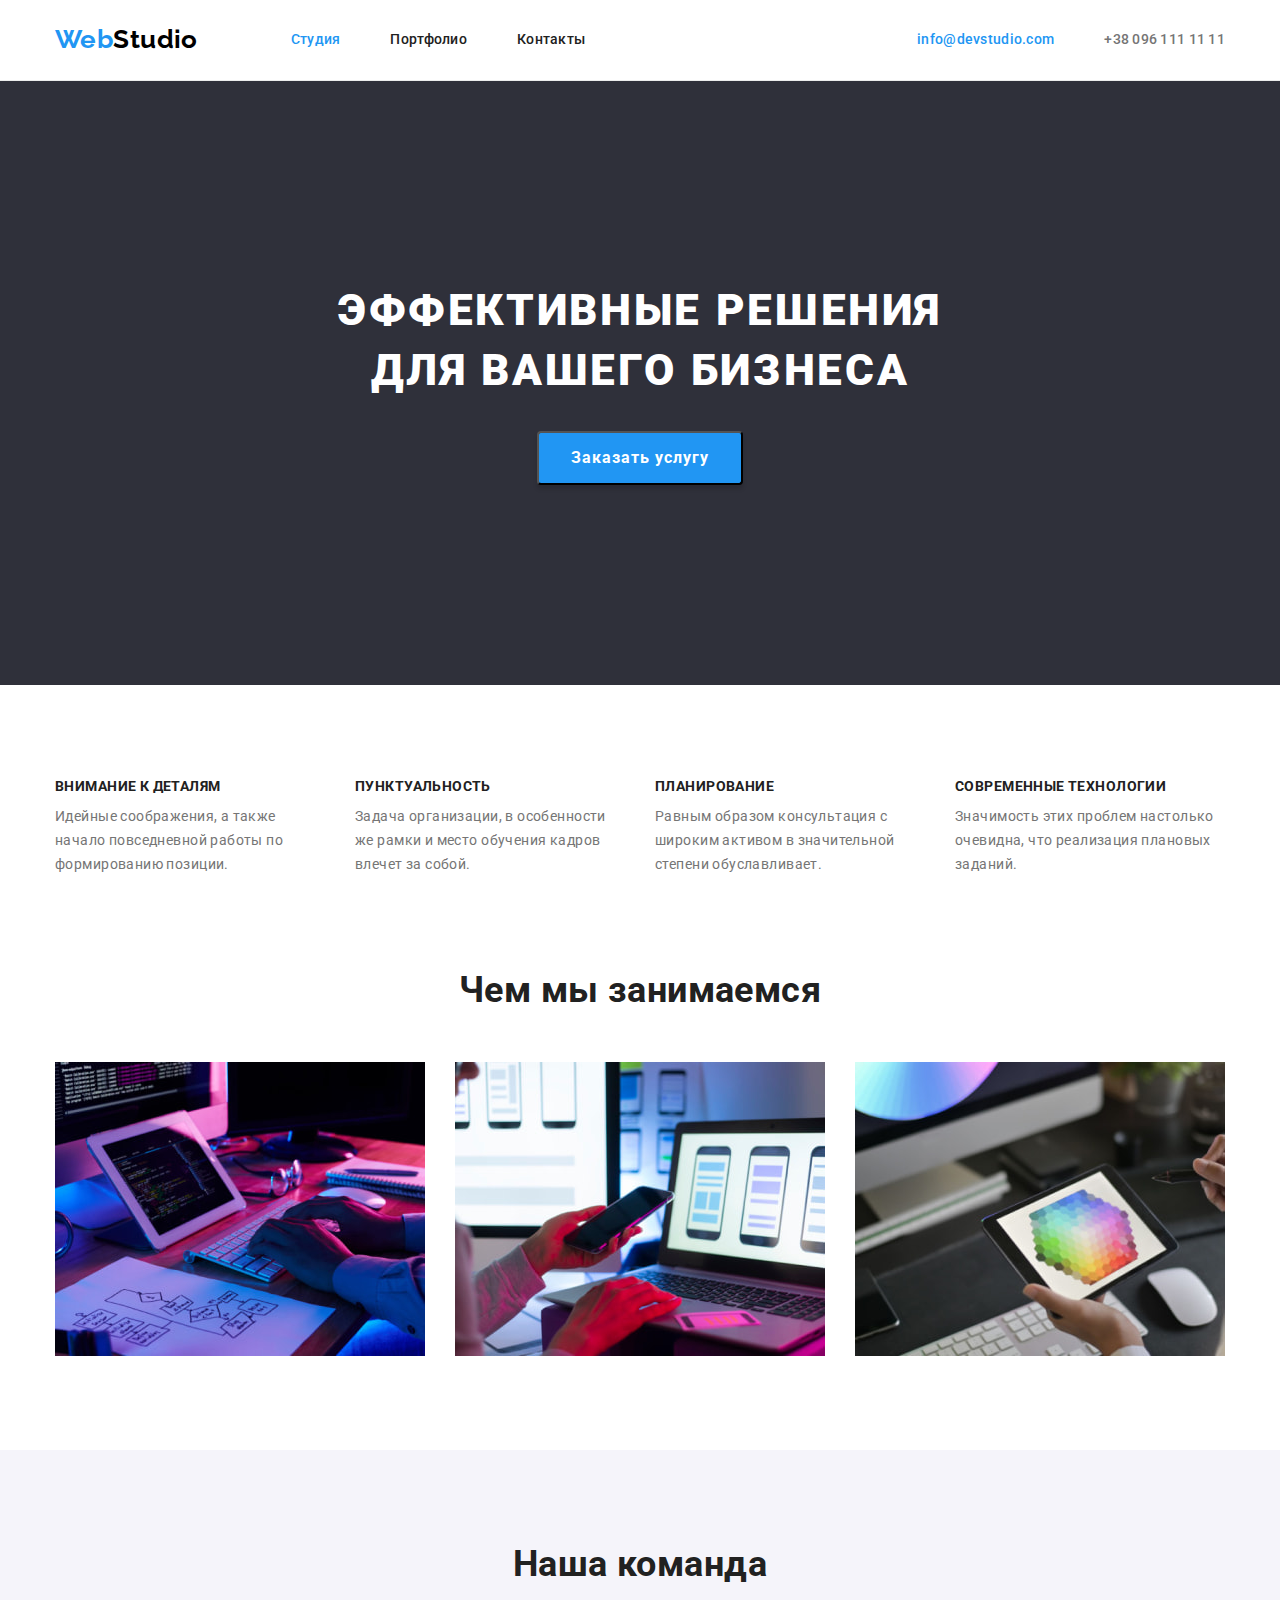
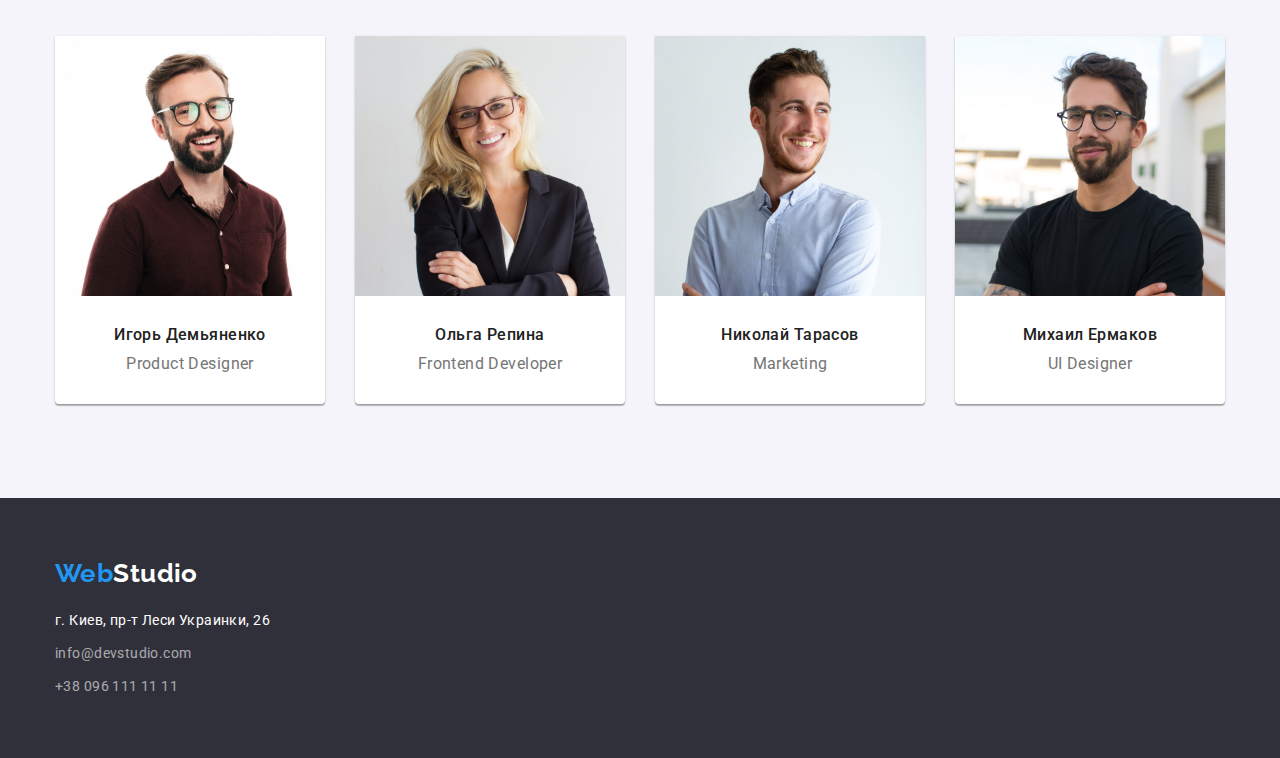
<file: index.html>
<!DOCTYPE html>
<html lang="ru">
  <head>
    <meta charset="UTF-8" />
    <meta http-equiv="X-UA-Compatible" content="IE=edge" />
    <meta name="viewport" content="width=device-width, initial-scale=1.0" />
    <title>Студия</title>
    <!-- Project fonts -->
    <link rel="preconnect" href="https://fonts.googleapis.com" />
    <link rel="preconnect" href="https://fonts.gstatic.com" crossorigin />
    <link
      href="https://fonts.googleapis.com/css2?family=Raleway:wght@700&family=Roboto:wght@400;500;700;900&display=swap"
      rel="stylesheet"
    />
    <!-- modern-normalize -->
    <link
      rel="stylesheet"
      href="https://cdnjs.cloudflare.com/ajax/libs/modern-normalize/1.1.0/modern-normalize.min.css"
    />
    <!-- Custom styles -->
    <link rel="stylesheet" href="./css/styles.css" />
  </head>
  <body>
    <!-- Шапка сайта -->
    <header class="header">
      <div class="container">
        <nav class="navigation">
          <a
            class="logo"
            href="./index.html"
            lang="en"
            aria-label="Логотип сайта WebStudio"
            >Web<span class="logo-black">Studio</span>
          </a>
          <ul class="site-nav list">
            <li class="item">
              <a class="link-header link-active" href="">Студия</a>
            </li>
            <li class="item">
              <a class="link-header" href="./portfolio.html">Портфолио</a>
            </li>
            <li class="item"><a class="link-header" href="">Контакты</a></li>
          </ul>
        </nav>
        <ul class="auth-nav list">
          <li class="auth-nav-item">
            <a class="link-contact link-active" href="mailto:info@devstudio.com"
              >info@devstudio.com</a
            >
          </li>
          <li class="auth-nav-item">
            <a class="link-contact" href="tel:+380961111111"
              >+38 096 111 11 11</a
            >
          </li>
        </ul>
      </div>
    </header>

    <main>
      <!-- Герой -->
      <section class="hero">
        <div class="container">
          <h1 class="hero-title">Эффективные решения для вашего бизнеса</h1>
          <button class="hero-button" type="button">Заказать услугу</button>
        </div>
      </section>

      <!-- Преимущества -->
      <section class="features section">
        <div class="container">
          <!-- выводить этот заголовок не будем, сделал как в примере -->
          <h2 class="visually-hidden">Особенности</h2>
          <ul class="list advantages">
            <li class="features-item">
              <h3 class="advantages-header">Внимание к деталям</h3>
              <p class="advantages-text">
                Идейные соображения, а также начало повседневной работы по
                формированию позиции.
              </p>
            </li>
            <li class="features-item">
              <h3 class="advantages-header">Пунктуальность</h3>
              <p class="advantages-text">
                Задача организации, в особенности же рамки и место обучения
                кадров влечет за собой.
              </p>
            </li>
            <li class="features-item">
              <h3 class="advantages-header">Планирование</h3>
              <p class="advantages-text">
                Равным образом консультация с широким активом в значительной
                степени обуславливает.
              </p>
            </li>
            <li class="features-item">
              <h3 class="advantages-header">Современные технологии</h3>
              <p class="advantages-text">
                Значимость этих проблем настолько очевидна, что реализация
                плановых заданий.
              </p>
            </li>
          </ul>
        </div>
      </section>

      <!-- Чем мы занимаемся -->
      <section class="activity">
        <div class="container">
          <h2 class="activity-title">Чем мы занимаемся</h2>
          <ul class="list">
            <li class="activity-item">
              <img
                src="./images/img1.jpg"
                alt="планшет с клавиатурой"
                width="370"
                height="294"
              />
            </li>
            <li class="activity-item">
              <img
                src="./images/img2.jpg"
                alt="ноутбук"
                width="370"
                height="294"
              />
            </li>
            <li class="activity-item">
              <img
                src="./images/img3.jpg"
                alt="графический планшет"
                width="370"
                height="294"
              />
            </li>
          </ul>
        </div>
      </section>

      <!-- Наша команда -->
      <section class="team section">
        <div class="container">
          <h2 class="team-header">Наша команда</h2>
          <ul class="list">
            <li class="team-item">
              <img
                src="./images/team/product_designer.jpg"
                alt="дизайнер продукта"
                width="270"
                height="260"
              />
              <div class="team-items">
                <h3 class="team-member">Игорь Демьяненко</h3>
                <p class="team-text">Product Designer</p>
              </div>
            </li>
            <li class="team-item">
              <img
                src="./images/team/frontend_developer.jpg"
                alt="разработчик"
                width="270"
                height="260"
              />
              <div class="team-items">
                <h3 class="team-member">Ольга Репина</h3>
                <p class="team-text">Frontend Developer</p>
              </div>
            </li>
            <li class="team-item">
              <img
                src="./images/team/marketingnew.jpg"
                alt="маркетинг"
                width="270"
                height="260"
              />
              <div class="team-items">
                <h3 class="team-member">Николай Тарасов</h3>
                <p class="team-text">Marketing</p>
              </div>
            </li>
            <li class="team-item">
              <img
                src="./images/team/ui_designer.jpg"
                alt="дизайнер"
                width="270"
                height="260"
              />
              <div class="team-items">
                <h3 class="team-member">Михаил Ермаков</h3>
                <p class="team-text">UI Designer</p>
              </div>
            </li>
          </ul>
        </div>
      </section>
    </main>

    <!-- Футер -->
    <footer class="footer">
      <div class="container">
        <a
          class="logo"
          href="/index.html"
          lang="en"
          aria-label="Логотип сайта WebStudio"
          >Web<span class="logo-white">Studio</span></a
        >
        <address class="address-footer">
          <ul class="list">
            <li class="footer-item">
              <a
                class="footer-address"
                href="https://goo.gl/maps/qPdaPdiiLv6fJNoK8"
                target="_blank"
                rel="noopener noreferrer nofollow"
                >г. Киев, пр-т Леси Украинки, 26</a
              >
            </li>
            <li class="footer-item">
              <a class="footer-contact" href="mailto:info@devstudio.com"
                >info@devstudio.com</a
              >
            </li>
            <li class="footer-item">
              <a class="footer-contact" href="tel:+380961111111"
                >+38 096 111 11 11</a
              >
            </li>
          </ul>
        </address>
      </div>
    </footer>
  </body>
</html>
</file>
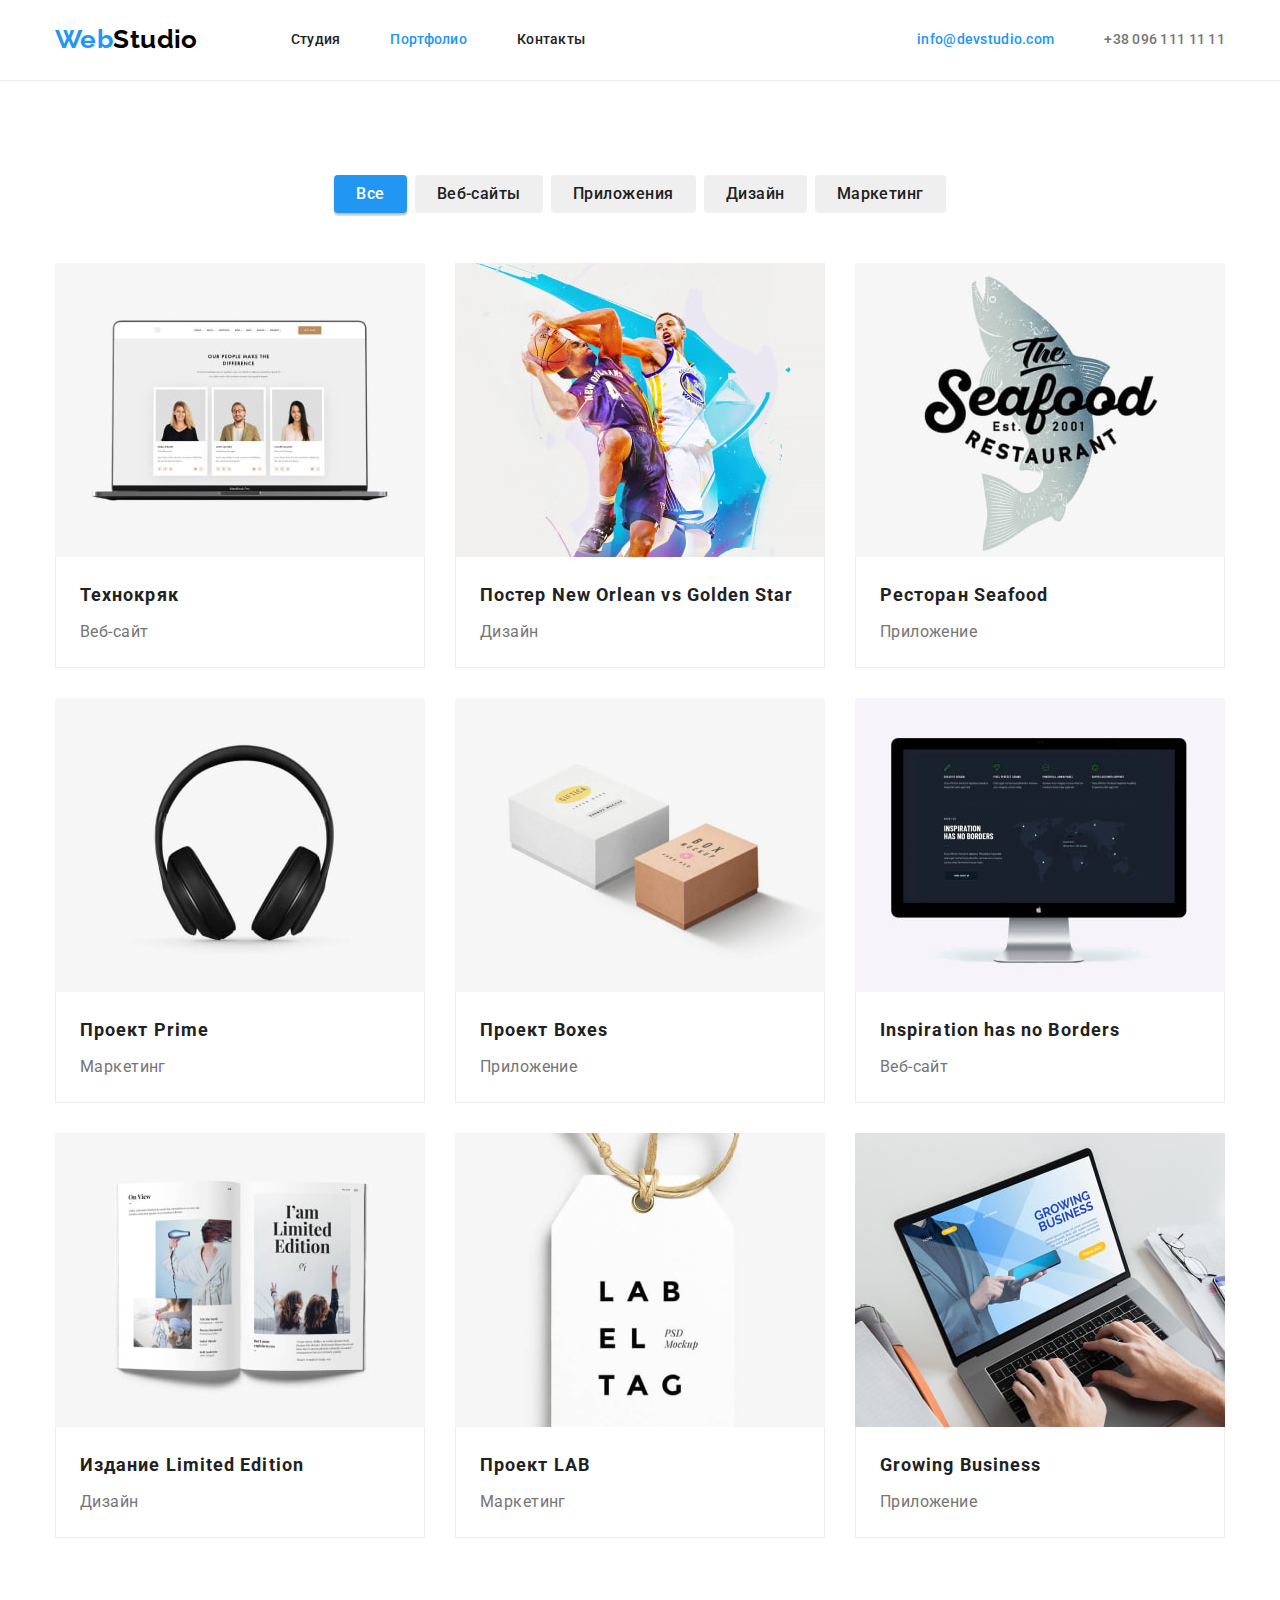
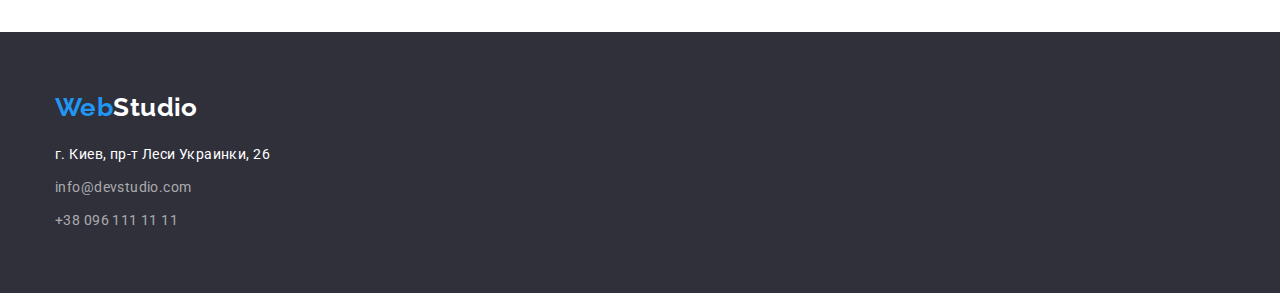
<file: portfolio.html>
<!DOCTYPE html>
<html lang="ru">
  <head>
    <meta charset="UTF-8" />
    <meta http-equiv="X-UA-Compatible" content="IE=edge" />
    <meta name="viewport" content="width=device-width, initial-scale=1.0" />
    <title>Портфолио</title>
    <!-- Project fonts -->
    <link rel="preconnect" href="https://fonts.googleapis.com" />
    <link rel="preconnect" href="https://fonts.gstatic.com" crossorigin />
    <link
      href="https://fonts.googleapis.com/css2?family=Raleway:wght@700&family=Roboto:wght@400;500;700;900&display=swap"
      rel="stylesheet"
    />
    <!-- modern-normalize -->
    <link
      rel="stylesheet"
      href="https://cdnjs.cloudflare.com/ajax/libs/modern-normalize/1.1.0/modern-normalize.min.css"
    />
    <!-- Custom styles -->
    <link rel="stylesheet" href="./css/styles.css" />
  </head>

  <body>
    <!-- Шапка сайта -->
    <header class="header">
      <div class="container">
        <nav class="navigation">
          <a
            class="logo"
            href="./index.html"
            lang="en"
            aria-label="Логотип сайта WebStudio"
            >Web<span class="logo-black">Studio</span>
          </a>
          <ul class="site-nav list">
            <li class="item">
              <a class="link-header" href="./index.html">Студия</a>
            </li>
            <li class="item">
              <a class="link-header link-active" href="">Портфолио</a>
            </li>
            <li class="item"><a class="link-header" href="">Контакты</a></li>
          </ul>
        </nav>
        <ul class="auth-nav list">
          <li class="auth-nav-item">
            <a class="link-contact link-active" href="mailto:info@devstudio.com"
              >info@devstudio.com</a
            >
          </li>
          <li class="auth-nav-item">
            <a class="link-contact" href="tel:+380961111111"
              >+38 096 111 11 11</a
            >
          </li>
        </ul>
      </div>
    </header>

    <main>
      <!-- Герой -->
      <section class="portfolio">
        <div class="container">
          <ul class="portfolio-work list">
            <li class="items">
              <button class="portfolio-btn btn-active" type="button">
                Все
              </button>
            </li>
            <li class="items">
              <button class="portfolio-btn" type="button">Веб-сайты</button>
            </li>
            <li class="items">
              <button class="portfolio-btn" type="button">Приложения</button>
            </li>
            <li class="items">
              <button class="portfolio-btn" type="button">Дизайн</button>
            </li>
            <li class="items">
              <button class="portfolio-btn" type="button">Маркетинг</button>
            </li>
          </ul>

          <!-- Галерея -->
          <!-- выводить этот заголовок не будем -->
          <h1 class="visually-hidden">Галерея</h1>
          <ul class="portfolio-gallery list">
            <li class="portfolio-item">
              <a class="portfolio-link" href="#">
                <img
                  src="./images/galery/img1.jpg"
                  alt="ноутбук"
                  width="370"
                  height="294"
                />
                <div class="text">
                  <h2 class="portfolio-header">Технокряк</h2>
                  <p class="portfolio-text">Веб-сайт</p>
                </div>
              </a>
            </li>
            <li class="portfolio-item">
              <a class="portfolio-link" href="#">
                <img
                  src="./images/galery/img2.jpg"
                  alt="постер"
                  width="370"
                  height="294"
                />
                <div class="text">
                  <h2 class="portfolio-header">
                    Постер New Orlean vs Golden Star
                  </h2>
                  <p class="portfolio-text">Дизайн</p>
                </div>
              </a>
            </li>
            <li class="portfolio-item">
              <a class="portfolio-link" href="#">
                <img
                  src="./images/galery/img3.jpg"
                  alt="логотип ресторана"
                  width="370"
                  height="294"
                />
                <div class="text">
                  <h2 class="portfolio-header">Ресторан Seafood</h2>
                  <p class="portfolio-text">Приложение</p>
                </div>
              </a>
            </li>
            <li class="portfolio-item">
              <a class="portfolio-link" href="#">
                <img
                  src="./images/galery/img4.jpg"
                  alt="наушники"
                  width="370"
                  height="294"
                />
                <div class="text">
                  <h2 class="portfolio-header">Проект Prime</h2>
                  <p class="portfolio-text">Маркетинг</p>
                </div>
              </a>
            </li>
            <li class="portfolio-item">
              <a class="portfolio-link" href="#">
                <img
                  src="./images/galery/img5.jpg"
                  alt="коробки"
                  width="370"
                  height="294"
                />
                <div class="text">
                  <h2 class="portfolio-header">Проект Boxes</h2>
                  <p class="portfolio-text">Приложение</p>
                </div>
              </a>
            </li>
            <li class="portfolio-item">
              <a class="portfolio-link" href="#">
                <img
                  src="./images/galery/img6.jpg"
                  alt="компьютер"
                  width="370"
                  height="294"
                />
                <div class="text">
                  <h2 class="portfolio-header">Inspiration has no Borders</h2>
                  <p class="portfolio-text">Веб-сайт</p>
                </div>
              </a>
            </li>
            <li class="portfolio-item">
              <a class="portfolio-link" href="#">
                <img
                  src="./images/galery/img7.jpg"
                  alt="журнал"
                  width="370"
                  height="294"
                />
                <div class="text">
                  <h2 class="portfolio-header">Издание Limited Edition</h2>
                  <p class="portfolio-text">Дизайн</p>
                </div>
              </a>
            </li>
            <li class="portfolio-item">
              <a class="portfolio-link" href="#">
                <img
                  src="./images/galery/img8.jpg"
                  alt="бирка"
                  width="370"
                  height="294"
                />
                <div class="text">
                  <h2 class="portfolio-header">Проект LAB</h2>
                  <p class="portfolio-text">Маркетинг</p>
                </div>
              </a>
            </li>
            <li class="portfolio-item">
              <a class="portfolio-link" href="#">
                <img
                  src="./images/galery/img9.jpg"
                  alt="ноутбук"
                  width="370"
                  height="294"
                />
                <div class="text">
                  <h2 class="portfolio-header">Growing Business</h2>
                  <p class="portfolio-text">Приложение</p>
                </div>
              </a>
            </li>
          </ul>
        </div>
      </section>
    </main>

    <!-- Футер -->
    <footer class="footer">
      <div class="container">
        <a
          class="logo"
          href="/index.html"
          lang="en"
          aria-label="Логотип сайта WebStudio"
          >Web<span class="logo-white">Studio</span></a
        >
        <address class="address-footer">
          <ul class="list">
            <li class="footer-item">
              <a
                class="footer-address"
                href="https://goo.gl/maps/qPdaPdiiLv6fJNoK8"
                target="_blank"
                rel="noopener noreferrer nofollow"
                >г. Киев, пр-т Леси Украинки, 26</a
              >
            </li>
            <li class="footer-item">
              <a class="footer-contact" href="mailto:info@devstudio.com"
                >info@devstudio.com</a
              >
            </li>
            <li class="footer-item">
              <a class="footer-contact" href="tel:+380961111111"
                >+38 096 111 11 11</a
              >
            </li>
          </ul>
        </address>
      </div>
    </footer>
  </body>
</html>
</file>
<file: css/styles.css>
:root {
  --primary-text-color: #212121;
  --title-text-color: #ffffff;
  --accent-color: #2196f3;
  --text-color: #757575;
  --contact-color: rgba(255, 255, 255, 0.6);
  --main-bg-color: #ffffff;
  --primary-bg-color: #2f303a;
  --team-bg-color: #f5f4fa;
  --header-board-color: #ececec;
  --main-font: "Roboto", sans-serif;
  --secondary-font: "Raleway", sans-serif;
}

html {
  box-sizing: border-box;
}

*::before,
*::after {
  box-sizing: inherit;
}

body {
  font-family: var(--main-font);
  color: var(--primary-text-color);
  background-color: var(--main-bg-color);
  font-size: 14px;
  letter-spacing: 0.03em;
}

/* общие паттерны */
.list {
  padding: 0;
  margin: 0;
  list-style: none;
}

h1,
h2,
h3,
h4,
h5,
h6,
p {
  margin-top: 0;
  margin-bottom: 0;
}

img {
  display: block;
}

.visually-hidden {
  position: absolute;
  white-space: nowrap;
  width: 1px;
  height: 1px;
  overflow: hidden;
  border: 0;
  padding: 0;
  clip: rect(0 0 0 0);
  clip-path: inset(50%);
  margin: -1px;
}

.container {
  width: 1200px;
  padding-left: 15px;
  padding-right: 15px;
  margin-left: auto;
  margin-right: auto;
}

/* Шапка сайта */
.header {
  border-bottom: 1px solid var(--header-board-color);
}

.header .container {
  display: flex;
  align-items: center;
}

.container .navigation {
  display: flex;
  align-items: center;
}

.navigation .logo {
  padding-top: 24px;
  padding-bottom: 25px;
  margin-right: 93px;
}

.navigation .list {
  display: flex;
  align-items: center;
}

.site-nav {
  margin-left: auto;
  display: flex;
  align-items: center;
}

.site-nav .item {
  margin-right: 50px;
}

.site-nav .item:last-child {
  margin-right: 0;
}

.auth-nav {
  margin-left: auto;

  display: flex;
  align-items: center;
}

.auth-nav-item {
  margin-right: 50px;
}

.auth-nav-item:last-child {
  margin-right: 0;
}

.logo {
  font-family: var(--secondary-font);
  font-weight: 700;
  font-size: 26px;
  line-height: 1.19;
  text-decoration: none;
  color: var(--accent-color);
}

.logo-black {
  color: #000000;
}

.logo-white {
  color: var(--title-text-color);
}

.link-header {
  display: block;
  padding-top: 32px;
  padding-bottom: 32px;
  font-weight: 500;
  line-height: 1.14;
  letter-spacing: 0.02em;
  text-decoration: none;
  color: var(--primary-text-color);
}

.link-header:hover,
.link-header:focus {
  color: var(--accent-color);
}

.link-contact {
  display: block;
  padding-top: 32px;
  padding-bottom: 32px;
  font-weight: 500;
  line-height: 1.14;
  letter-spacing: 0.02em;
  text-decoration: none;
  color: var(--text-color);
}

.link-contact:hover,
.link-contact:focus {
  color: var(--accent-color);
}

.link-active {
  color: var(--accent-color);
}

/* hero */
.hero {
  padding-top: 200px;
  padding-bottom: 200px;
  background-color: var(--primary-bg-color);
  text-align: center;
}

.hero-title {
  padding-bottom: 30px;
  margin-right: auto;
  margin-left: auto;
  width: 696px;
  font-weight: 900;
  font-size: 44px;
  line-height: 1.36;
  text-align: center;
  letter-spacing: 0.06em;
  text-transform: uppercase;
  color: var(--title-text-color);
}

.hero-button {
  font-family: inherit;
  font-weight: 700;
  font-size: 16px;
  line-height: 1.88;
  letter-spacing: 0.06em;
  color: var(--title-text-color);
  background-color: var(--accent-color);
  cursor: pointer;
  box-shadow: 0px 4px 4px rgba(0, 0, 0, 0.15);
  border-radius: 4px;
  padding: 10px 32px;
}

.hero-button:hover,
.hero-button:focus {
  color: var(--accent-color);
}

/* Преимущества */
.section {
  padding-top: 94px;
  padding-bottom: 94px;
}

.advantages {
  display: flex;
  align-items: center;
}

.features-item {
  margin-right: 30px;
  width: 270px;
}

.features-item:last-child {
  margin-right: 0;
}

.advantages-header {
  margin-bottom: 10px;
  font-weight: 700;
  font-size: 14px;
  line-height: 1.14;
  text-transform: uppercase;
}

.advantages-text {
  line-height: 1.71;
  color: var(--text-color);
}

/* Чем мы занимаемся */
.activity {
  padding-bottom: 94px;
}

.activity-title {
  margin-top: 0;
  margin-bottom: 50px;
  font-weight: 700;
  font-size: 36px;
  line-height: 1.16;
  text-align: center;
}

.activity .list {
  display: flex;
}

.activity-item {
  margin-right: 30px;
}

.activity-item:last-child {
  margin-right: 0;
}

/* Наша команда */
.team {
  background-color: var(--team-bg-color);
}

.team-header {
  margin-bottom: 50px;
  font-weight: 700;
  font-size: 36px;
  line-height: 1.16;
  text-align: center;
}

.team .list {
  display: flex;
}

.team-item {
  margin-right: 30px;
  background-color: var(--main-bg-color);
  box-shadow: 0px 1px 3px rgba(0, 0, 0, 0.12), 0px 1px 1px rgba(0, 0, 0, 0.14),
    0px 2px 1px rgba(0, 0, 0, 0.2);
  border-radius: 0px 0px 4px 4px;
}

.team-item:last-child {
  margin-right: 0;
}

.team-items {
  padding-top: 30px;
  padding-bottom: 30px;
}

.team-member {
  margin-bottom: 10px;
  font-weight: 500;
  font-size: 16px;
  line-height: 1.18;
  text-align: center;
}

.team-text {
  font-size: 16px;
  line-height: 1.18;
  text-align: center;
  color: var(--text-color);
}

/* Футер */
.footer {
  padding-top: 60px;
  padding-bottom: 60px;
  background-color: var(--primary-bg-color);
}

.footer .logo {
  display: inline-block;
  margin-bottom: 20px;
}

.footer-item {
  margin-bottom: 9px;
}

.footer-item:last-child {
  margin-bottom: 0;
}

.footer-address {
  line-height: 1.71;
  color: var(--title-text-color);
  text-decoration: none;
  font-style: normal;
}

.footer-contact {
  line-height: 1.71;
  color: var(--contact-color);
  text-decoration: none;
  font-style: normal;
}

/* Portfolio */
.portfolio {
  padding-top: 94px;
  padding-bottom: 94px;
}

.portfolio-work {
  display: flex;
  align-items: center;
  justify-content: center;
  margin-bottom: 50px;
}

.portfolio .items {
  margin-right: 8px;
}
.portfolio .items:last-child {
  margin-right: 0;
}

.portfolio-btn {
  font-family: inherit;
  font-weight: 500;
  font-size: 16px;
  line-height: 1.63;
  text-align: center;
  letter-spacing: 0.03em;
  color: var(--primary-text-color);
  cursor: pointer;
  border: none;
  border-radius: 4px;
  padding: 6px 22px;
}

.portfolio-btn:hover,
.portfolio-btn:focus {
  color: var(--accent-color);
}

.btn-active {
  background-color: var(--accent-color);
  color: var(--title-text-color);
  box-shadow: 0px 3px 1px rgba(0, 0, 0, 0.1), 0px 1px 2px rgba(0, 0, 0, 0.08),
    0px 2px 2px rgba(0, 0, 0, 0.12);
}

/* Галерея */
.portfolio-gallery {
  display: flex;
  flex-wrap: wrap;
}

.portfolio-link {
  text-decoration: none;
}

.portfolio-item {
  width: calc((100% - 2 * 30px) / 3);
  margin-right: 30px;
  margin-bottom: 30px;
}

.portfolio-item:nth-child(3n) {
  margin-right: 0;
}
.portfolio-item:nth-last-child(-n + 3) {
  margin-bottom: 0;
}

.portfolio-header {
  margin-bottom: 4px;
  font-weight: 700;
  font-size: 18px;
  line-height: 2;
  letter-spacing: 0.06em;
  color: var(--primary-text-color);
}

.portfolio-text {
  font-size: 16px;
  line-height: 1.88;
  color: var(--text-color);
}

.portfolio-item .text {
  padding: 20px 24px;
  border-left: 1px solid #eee;
  border-right: 1px solid #eee;
  border-bottom: 1px solid #eee;
}
</file>
